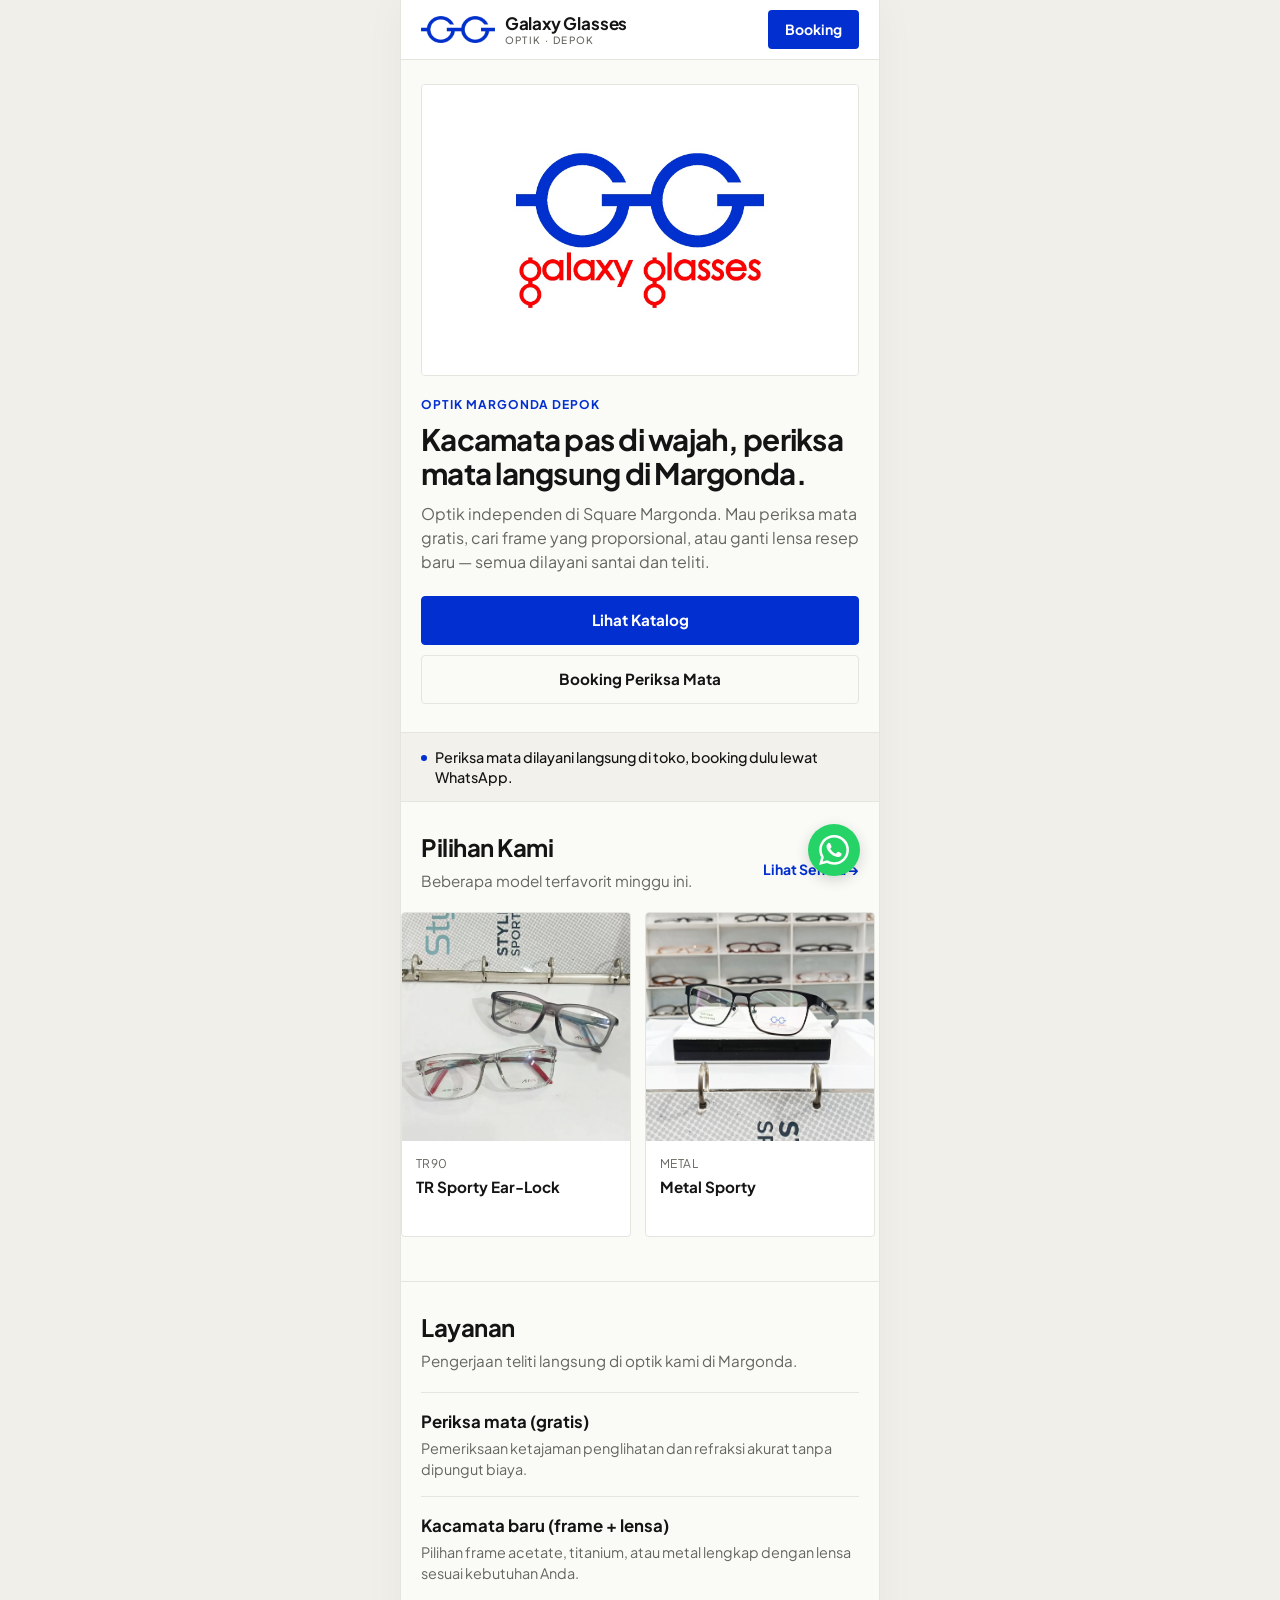
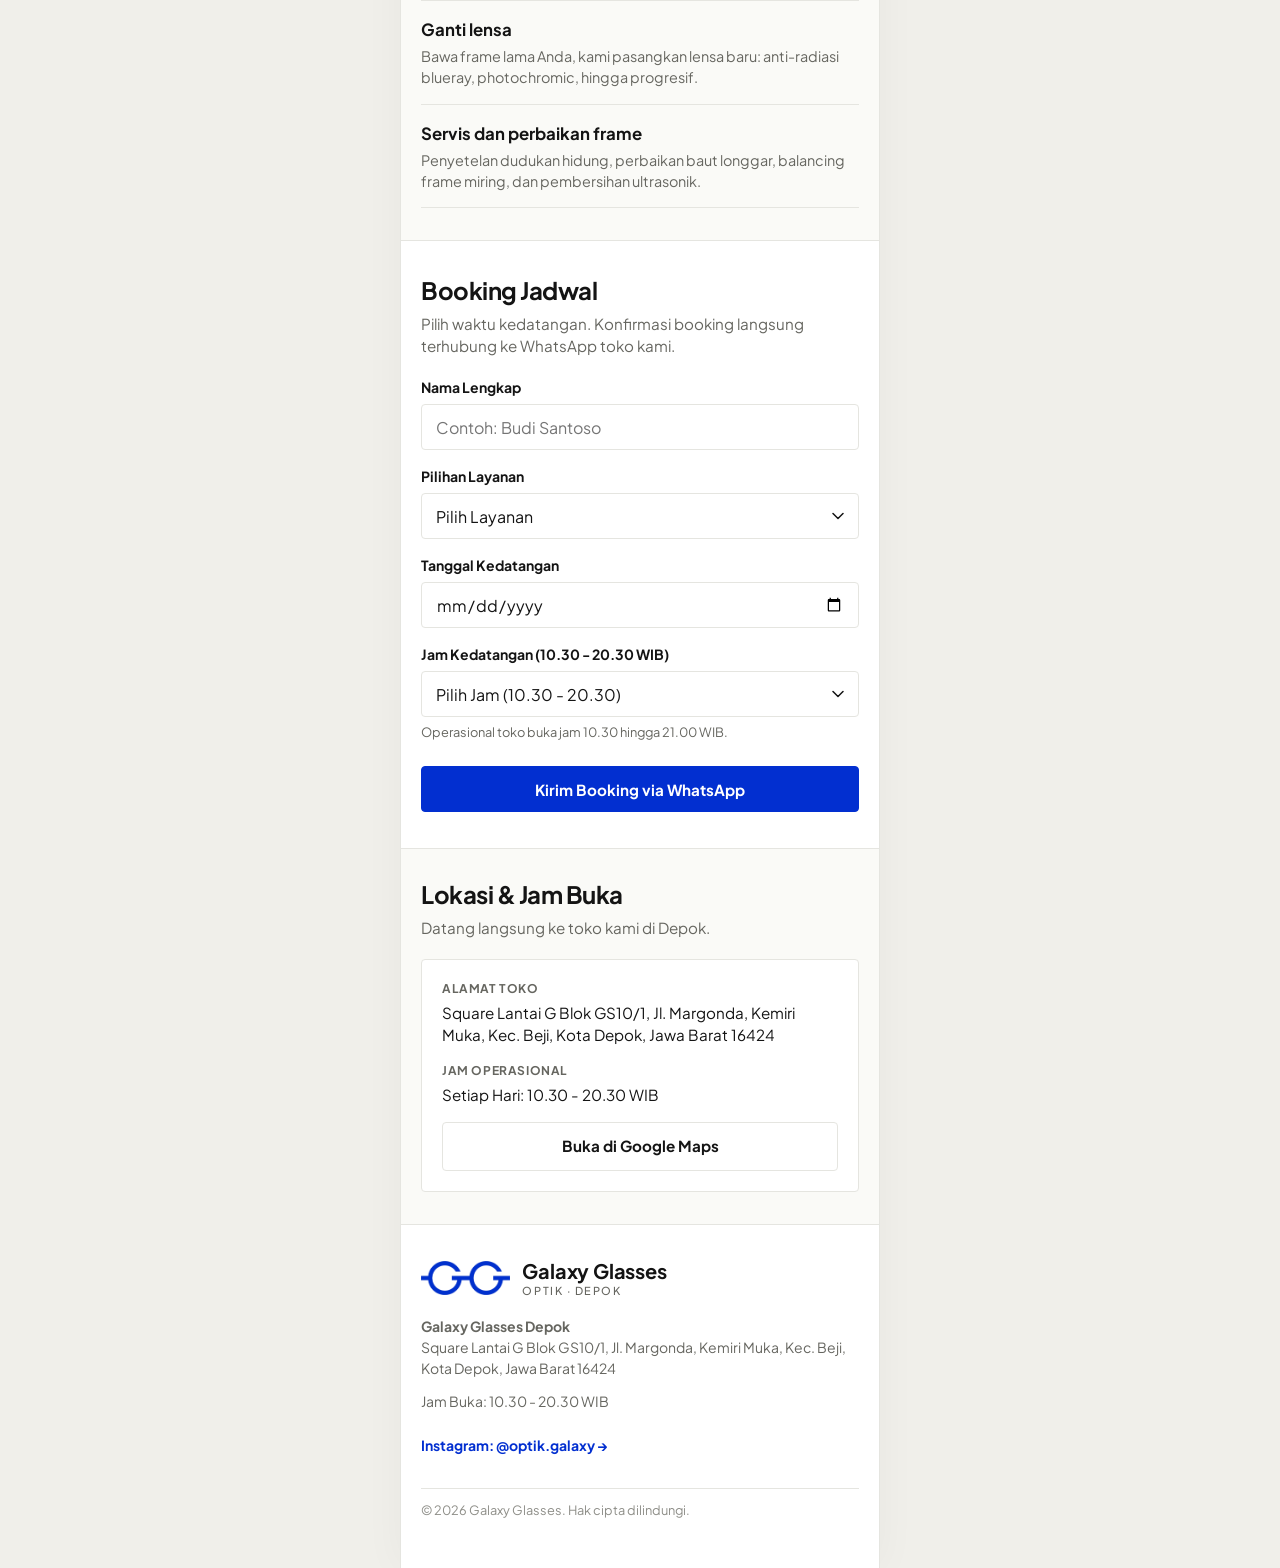
<file: index.html>
<!DOCTYPE html>
<html lang="id">

<head>
  <meta charset="UTF-8">
  <meta name="viewport" content="width=device-width, initial-scale=1.0">
  <title>Galaxy Glasses — Optik & Periksa Mata di Margonda Depok</title>
  <meta name="description"
    content="Optik independen Galaxy Glasses di Jl. Margonda Depok. Melayani periksa mata langsung di toko, kacamata baru, ganti lensa, dan servis frame.">
  <meta name="theme-color" content="#FFFFFF">

  <!-- Open Graph -->
  <meta property="og:title" content="Galaxy Glasses — Optik & Periksa Mata Depok">
  <meta property="og:description" content="Kacamata pas di wajah, periksa mata langsung di Margonda Depok.">
  <meta property="og:image" content="img/galaxyglasseslogo.jpg">
  <meta property="og:type" content="website">

  <!-- Google Fonts: Plus Jakarta Sans (500 & 700 only) -->
  <link rel="preconnect" href="https://fonts.googleapis.com">
  <link rel="preconnect" href="https://fonts.gstatic.com" crossorigin>
  <link href="https://fonts.googleapis.com/css2?family=Plus+Jakarta+Sans:wght@500;700&display=swap" rel="stylesheet">

  <link rel="stylesheet" href="style.css">
</head>

<body>

  <div class="page-container">

    <!-- 1. Slim Header -->
    <header class="site-header">
      <a href="index.html" class="brand-lockup" aria-label="Galaxy Glasses, beranda">
        <img src="img/logo-mark.png" alt="" class="brand-logo-mark" width="74" height="28">
        <span class="brand-text">
          <span class="brand-name">Galaxy Glasses</span>
          <span class="brand-tagline">Optik · Depok</span>
        </span>
      </a>
      <a href="#booking" class="btn btn-header">Booking</a>
    </header>

    <main>
      <!-- 2. Hero Section -->
      <section class="hero-section">
        <div class="hero-image-wrap">
          <img src="img/galaxyglasseslogo.jpg" alt="Koleksi kacamata Galaxy Glasses Margonda Depok" class="hero-image"
            width="780" height="520" fetchpriority="high">
        </div>
        <div class="hero-content">
          <span class="hero-tag">Optik Margonda Depok</span>
          <h1 class="hero-title">Kacamata pas di wajah, periksa mata langsung di Margonda.</h1>
          <p class="hero-subtitle">Optik independen di Square Margonda. Mau periksa mata gratis, cari frame yang
            proporsional, atau ganti lensa resep baru — semua dilayani santai dan teliti.</p>
          <div class="hero-actions">
            <a href="katalog.html" class="btn btn-primary btn-block">Lihat Katalog</a>
            <a href="#booking" class="btn btn-secondary btn-block">Booking Periksa Mata</a>
          </div>
        </div>
      </section>

      <!-- 3. Info Strip (One Line) -->
      <div class="info-strip">
        <div class="info-strip-inner">
          <span class="info-strip-dot" aria-hidden="true"></span>
          <span>Periksa mata dilayani langsung di toko, booking dulu lewat WhatsApp.</span>
        </div>
      </div>

      <!-- 4. Pilihan Kami (Horizontal Scroll-Snap Row of 6 Products) -->
      <section class="featured-section">
        <div class="featured-header">
          <div>
            <h2 class="section-title">Pilihan Kami</h2>
            <p class="section-desc" style="margin-bottom: 0;">Beberapa model terfavorit minggu ini.</p>
          </div>
          <a href="katalog.html" class="link-all">
            Lihat Semua &rarr;
          </a>
        </div>

        <div id="featured-products-row" class="scroll-row" aria-label="Daftar produk pilihan">
          <!-- Populated dynamically by app.js from products.json -->
        </div>
      </section>

      <!-- 5. Layanan Section (Plain List, No Icon Cards) -->
      <section class="services-section">
        <h2 class="section-title">Layanan</h2>
        <p class="section-desc">Pengerjaan teliti langsung di optik kami di Margonda.</p>

        <ul class="services-list">
          <li class="service-item">
            <span class="service-title">Periksa mata (gratis)</span>
            <span class="service-desc">Pemeriksaan ketajaman penglihatan dan refraksi akurat tanpa dipungut
              biaya.</span>
          </li>
          <li class="service-item">
            <span class="service-title">Kacamata baru (frame + lensa)</span>
            <span class="service-desc">Pilihan frame acetate, titanium, atau metal lengkap dengan lensa sesuai kebutuhan
              Anda.</span>
          </li>
          <li class="service-item">
            <span class="service-title">Ganti lensa</span>
            <span class="service-desc">Bawa frame lama Anda, kami pasangkan lensa baru: anti-radiasi blueray,
              photochromic, hingga progresif.</span>
          </li>
          <li class="service-item">
            <span class="service-title">Servis dan perbaikan frame</span>
            <span class="service-desc">Penyetelan dudukan hidung, perbaikan baut longgar, balancing frame miring, dan
              pembersihan ultrasonik.</span>
          </li>
        </ul>
      </section>

      <!-- 6. Booking Form -->
      <section id="booking" class="booking-section">
        <h2 class="section-title">Booking Jadwal</h2>
        <p class="section-desc">Pilih waktu kedatangan. Konfirmasi booking langsung terhubung ke WhatsApp toko kami.</p>

        <form id="booking-form" class="booking-form">
          <div class="form-group">
            <label for="booking-nama" class="form-label">Nama Lengkap</label>
            <input type="text" id="booking-nama" class="form-input" placeholder="Contoh: Budi Santoso" required
              autocomplete="name">
          </div>

          <div class="form-group">
            <label for="booking-layanan" class="form-label">Pilihan Layanan</label>
            <select id="booking-layanan" class="form-select" required>
              <option value="" disabled selected>Pilih Layanan</option>
              <option value="Periksa Mata Gratis">Periksa Mata (Gratis)</option>
              <option value="Kacamata Baru">Kacamata Baru (frame + lensa)</option>
              <option value="Ganti Lensa">Ganti Lensa</option>
              <option value="Servis Frame">Servis dan Perbaikan Frame</option>
            </select>
          </div>

          <div class="form-group">
            <label for="booking-tanggal" class="form-label">Tanggal Kedatangan</label>
            <input type="date" id="booking-tanggal" class="form-input" required>
          </div>

          <div class="form-group">
            <label for="booking-jam" class="form-label">Jam Kedatangan (10.30 - 20.30 WIB)</label>
            <select id="booking-jam" class="form-select" required>
              <option value="" disabled selected>Pilih Jam (10.30 - 20.30)</option>
            </select>
            <span class="form-helper">Operasional toko buka jam 10.30 hingga 21.00 WIB.</span>
          </div>

          <button type="submit" class="btn btn-primary btn-block" style="margin-top: 8px;">
            Kirim Booking via WhatsApp
          </button>
        </form>
      </section>

      <!-- 7. Lokasi Section (Direct Info, No embedded map iframe) -->
      <section class="location-section">
        <h2 class="section-title">Lokasi & Jam Buka</h2>
        <p class="section-desc">Datang langsung ke toko kami di Depok.</p>

        <div class="location-card">
          <div class="location-item">
            <span class="location-label">Alamat Toko</span>
            <p class="location-val">Square Lantai G Blok GS10/1, Jl. Margonda, Kemiri Muka, Kec. Beji, Kota Depok, Jawa
              Barat 16424</p>
          </div>

          <div class="location-item">
            <span class="location-label">Jam Operasional</span>
            <p class="location-val">Setiap Hari: 10.30 - 20.30 WIB</p>
          </div>

          <a href="https://maps.app.goo.gl/G4BiwqJNv8MxzhSi8" target="_blank" rel="noopener noreferrer"
            class="btn btn-secondary btn-block">
            Buka di Google Maps
          </a>
        </div>
      </section>
    </main>

    <!-- 8. Footer -->
    <footer class="site-footer">
      <a href="index.html" class="brand-lockup brand-lockup--footer" aria-label="Galaxy Glasses, beranda">
        <img src="img/logo-mark.png" alt="" class="brand-logo-mark" width="90" height="34" loading="lazy">
        <span class="brand-text">
          <span class="brand-name">Galaxy Glasses</span>
          <span class="brand-tagline">Optik · Depok</span>
        </span>
      </a>

      <div class="footer-info">
        <p><strong>Galaxy Glasses Depok</strong><br>
          Square Lantai G Blok GS10/1, Jl. Margonda, Kemiri Muka, Kec. Beji, Kota Depok, Jawa Barat 16424</p>
        <p>Jam Buka: 10.30 - 20.30 WIB</p>
        <div>
          <a href="https://www.instagram.com/optik.galaxy" target="_blank" rel="noopener noreferrer"
            class="footer-link">
            Instagram: @optik.galaxy &rarr;
          </a>
        </div>
      </div>

      <div class="footer-copy">
        &copy; 2026 Galaxy Glasses. Hak cipta dilindungi.
      </div>
    </footer>

    <!-- Floating WhatsApp Button (On every page) -->
    <a href="https://wa.me/6285100488801?text=Halo%20Galaxy%20Glasses%2C%20saya%20ingin%20bertanya%20tentang%20kacamata%20%26%20periksa%20mata."
      class="floating-wa" target="_blank" rel="noopener noreferrer" aria-label="Chat WhatsApp Galaxy Glasses">
      <svg viewBox="0 0 24 24" width="30" height="30" fill="#FFFFFF" aria-hidden="true">
        <path d="M17.472 14.382c-.297-.149-1.758-.867-2.03-.967-.273-.099-.471-.148-.67.15-.197.297-.767.966-.94 1.164-.173.199-.347.223-.644.075-.297-.15-1.255-.463-2.39-1.475-.883-.788-1.48-1.761-1.653-2.059-.173-.297-.018-.458.13-.606.134-.133.298-.347.446-.52.149-.174.198-.298.298-.497.099-.198.05-.371-.025-.52-.075-.149-.669-1.612-.916-2.207-.242-.579-.487-.5-.669-.51-.173-.008-.371-.01-.57-.01-.198 0-.52.074-.792.372-.272.297-1.04 1.016-1.04 2.479 0 1.462 1.065 2.875 1.213 3.074.149.198 2.096 3.2 5.077 4.487.709.306 1.262.489 1.694.625.712.227 1.36.195 1.871.118.571-.085 1.758-.719 2.006-1.413.248-.694.248-1.289.173-1.413-.074-.124-.272-.198-.57-.347m-5.421 7.403h-.004a9.87 9.87 0 01-5.031-1.378l-.361-.214-3.741.982.998-3.648-.235-.374a9.86 9.86 0 01-1.51-5.26c.001-5.45 4.436-9.884 9.888-9.884 2.64 0 5.122 1.03 6.988 2.898a9.825 9.825 0 012.893 6.994c-.003 5.45-4.437 9.884-9.885 9.884m8.413-18.297A11.815 11.815 0 0012.05 0C5.495 0 .16 5.335.157 11.892c0 2.096.547 4.142 1.588 5.945L.057 24l6.305-1.654a11.882 11.882 0 005.683 1.448h.005c6.554 0 11.89-5.335 11.893-11.893a11.821 11.821 0 00-3.48-8.413Z"/>
      </svg>
    </a>

  </div>

  <script src="app.js"></script>
</body>

</html>
</file>
<file: style.css>
/* ==========================================================================
   Galaxy Glasses - Mobile-First Minimalist Editorial CSS
   Palette:
     --bg: #FAFAF7 (off-white)
     --surface: #FFFFFF (header, cards)
     --text-main: #141414 (near-black)
     --text-muted: #666660
     --accent-blue: #022FD0 (brand blue)
     --accent-red: #E8001C (tiny accent badges)
     --border: #E5E5E0
   Typography: Plus Jakarta Sans (500, 700)
   ========================================================================== */

:root {
  --bg: #FAFAF7;
  --surface: #FFFFFF;
  --text-main: #141414;
  --text-muted: #666660;
  --accent-blue: #022FD0;
  --accent-blue-hover: #0124A0;
  --accent-red: #E8001C;
  --border: #E5E5E0;
  --border-focus: #141414;
  --radius: 4px;
  --font-family: 'Plus Jakarta Sans', -apple-system, BlinkMacSystemFont, "Segoe UI", Roboto, sans-serif;
  --desktop-max-w: 480px;
}

*,
*::before,
*::after {
  box-sizing: border-box;
  margin: 0;
  padding: 0;
}

html {
  font-size: 16px;
  scroll-behavior: smooth;
  -webkit-text-size-adjust: 100%;
}

body {
  font-family: var(--font-family);
  font-size: 16px;
  line-height: 1.5;
  color: var(--text-main);
  background-color: #F0EFEA;
  min-height: 100vh;
  overflow-x: hidden;
  -webkit-font-smoothing: antialiased;
  -moz-osx-font-smoothing: grayscale;
}

/* Base Link & Button Resets */
a {
  color: inherit;
  text-decoration: none;
}

button,
input,
select,
textarea {
  font-family: inherit;
  font-size: inherit;
  color: inherit;
}

/* Center Column Container for Desktop (Mobile-first 390px) */
.page-container {
  max-width: var(--desktop-max-w);
  margin: 0 auto;
  background-color: var(--bg);
  min-height: 100vh;
  display: flex;
  flex-direction: column;
  position: relative;
  box-shadow: 0 0 40px rgba(0, 0, 0, 0.04);
  border-left: 1px solid var(--border);
  border-right: 1px solid var(--border);
}

@media (max-width: 480px) {
  .page-container {
    border-left: none;
    border-right: none;
    box-shadow: none;
  }
}

/* Common Section Container Padding */
.section-padding {
  padding: 32px 20px;
}

.section-title {
  font-size: 1.5rem;
  font-weight: 700;
  line-height: 1.15;
  letter-spacing: -0.02em;
  color: var(--text-main);
  margin-bottom: 8px;
}

.section-desc {
  font-size: 0.95rem;
  color: var(--text-muted);
  line-height: 1.45;
  margin-bottom: 20px;
}

/* ==========================================================================
   Header (Slim, White background, 60px height)
   ========================================================================== */
.site-header {
  position: sticky;
  top: 0;
  z-index: 50;
  background-color: var(--surface);
  border-bottom: 1px solid var(--border);
  height: 60px;
  display: flex;
  align-items: center;
  justify-content: space-between;
  padding: 0 20px;
  gap: 12px;
}

@media (max-width: 375px) {
  .site-header {
    padding: 0 16px;
  }
}

/* ==========================================================================
   Brand Lockup (Monogram + Refined Editorial Typography)
   ========================================================================== */
.brand-lockup {
  display: inline-flex;
  align-items: center;
  gap: 10px;
  text-decoration: none;
  flex-shrink: 0;
  user-select: none;
  -webkit-tap-highlight-color: transparent;
}

.brand-logo-mark {
  height: 28px;
  width: auto;
  display: block;
  flex-shrink: 0;
  object-fit: contain;
}

.brand-text {
  display: flex;
  flex-direction: column;
  justify-content: center;
  line-height: 1;
}

.brand-name {
  font-family: var(--font-family);
  font-size: 17px;
  font-weight: 700;
  letter-spacing: -0.01em;
  color: #141414;
  line-height: 1;
  white-space: nowrap;
}

.brand-tagline {
  font-family: var(--font-family);
  font-size: 10px;
  font-weight: 500;
  text-transform: uppercase;
  letter-spacing: 0.14em;
  color: #666660;
  line-height: 1;
  margin-top: 3px;
  white-space: nowrap;
}

/* Footer Lockup (mark 34px, wordmark 20px) */
.brand-lockup--footer {
  gap: 12px;
  align-self: flex-start;
}

.brand-lockup--footer .brand-logo-mark {
  height: 34px;
}

.brand-lockup--footer .brand-name {
  font-size: 20px;
}

.brand-lockup--footer .brand-tagline {
  font-size: 11px;
  margin-top: 4px;
}

.header-logo-link {
  display: inline-flex;
  align-items: center;
  height: 32px;
}

.header-logo {
  height: 32px;
  width: auto;
  display: block;
}

/* ==========================================================================
   Buttons & Interactive Elements (44px min touch target, pressed micro-motion)
   ========================================================================== */
.btn {
  display: inline-flex;
  align-items: center;
  justify-content: center;
  font-weight: 700;
  font-size: 0.95rem;
  padding: 12px 20px;
  min-height: 46px;
  border-radius: var(--radius);
  cursor: pointer;
  transition: transform 0.1s ease, background-color 0.15s ease, border-color 0.15s ease, color 0.15s ease;
  text-align: center;
  border: 1px solid transparent;
  user-select: none;
  -webkit-tap-highlight-color: transparent;
}

.btn:active {
  transform: scale(0.98);
}

.btn-primary {
  background-color: var(--accent-blue);
  color: #FFFFFF;
  border-color: var(--accent-blue);
}

.btn-primary:hover {
  background-color: var(--accent-blue-hover);
  border-color: var(--accent-blue-hover);
}

.btn-secondary {
  background-color: transparent;
  color: var(--text-main);
  border-color: var(--border);
}

.btn-secondary:hover {
  border-color: var(--text-main);
  background-color: rgba(20, 20, 20, 0.02);
}

.btn-header {
  min-height: 38px;
  padding: 8px 16px;
  font-size: 0.875rem;
  font-weight: 700;
  border-radius: var(--radius);
  background-color: var(--accent-blue);
  color: #FFFFFF;
}

.btn-block {
  width: 100%;
}

/* ==========================================================================
   Hero Section (Editorial, One photo, Confidence, Tight line-height)
   ========================================================================== */
.hero-section {
  padding: 24px 20px 28px;
  background-color: var(--bg);
}

.hero-image-wrap {
  width: 100%;
  aspect-ratio: 3 / 2;
  border-radius: var(--radius);
  overflow: hidden;
  border: 1px solid var(--border);
  background-color: #EFEFEA;
  margin-bottom: 20px;
}

.hero-image {
  width: 100%;
  height: 100%;
  display: block;
  aspect-ratio: 3 / 2;
  object-fit: cover;
  object-position: center;
}

.hero-content {
  display: flex;
  flex-direction: column;
}

.hero-tag {
  font-size: 0.75rem;
  font-weight: 700;
  letter-spacing: 0.08em;
  text-transform: uppercase;
  color: var(--accent-blue);
  margin-bottom: 8px;
}

.hero-title {
  font-size: 1.85rem;
  font-weight: 700;
  line-height: 1.15;
  letter-spacing: -0.025em;
  color: var(--text-main);
  margin-bottom: 12px;
}

.hero-subtitle {
  font-size: 1rem;
  line-height: 1.5;
  color: var(--text-muted);
  margin-bottom: 22px;
}

.hero-actions {
  display: flex;
  flex-direction: column;
  gap: 10px;
}

/* ==========================================================================
   Info Strip (One line, authentic local notice)
   ========================================================================== */
.info-strip {
  background-color: #F2F1EC;
  border-top: 1px solid var(--border);
  border-bottom: 1px solid var(--border);
  padding: 14px 20px;
  font-size: 0.9rem;
  font-weight: 500;
  line-height: 1.4;
  color: var(--text-main);
  text-align: left;
}

.info-strip-inner {
  display: flex;
  align-items: flex-start;
  gap: 8px;
}

.info-strip-dot {
  width: 6px;
  height: 6px;
  border-radius: 50%;
  background-color: var(--accent-blue);
  margin-top: 8px;
  flex-shrink: 0;
}

/* ==========================================================================
   Pilihan Kami (Horizontal Scroll-Snap Row of 6 products)
   ========================================================================== */
.featured-section {
  padding: 32px 0 28px;
  border-bottom: 1px solid var(--border);
}

.featured-header {
  padding: 0 20px;
  display: flex;
  align-items: flex-end;
  justify-content: space-between;
  margin-bottom: 16px;
}

.link-all {
  font-size: 0.875rem;
  font-weight: 700;
  color: var(--accent-blue);
  display: inline-flex;
  align-items: center;
  gap: 4px;
  padding: 6px 0;
  min-height: 44px;
}

.scroll-row {
  display: flex;
  gap: 14px;
  overflow-x: auto;
  scroll-snap-type: x mandatory;
  -webkit-overflow-scrolling: touch;
  padding: 4px 20px 16px;
  align-items: stretch;
  scrollbar-width: none;
  /* Firefox */
}

.scroll-row::-webkit-scrollbar {
  display: none;
  /* Safari & Chrome */
}

.snap-card {
  flex: 0 0 230px;
  scroll-snap-align: start;
  background-color: var(--surface);
  border: 1px solid var(--border);
  border-radius: var(--radius);
  overflow: hidden;
  display: flex;
  flex-direction: column;
  height: auto;
  transition: opacity 0.3s ease, transform 0.2s ease;
}

.snap-card-image-wrap {
  width: 100%;
  aspect-ratio: 1 / 1;
  background-color: #F8F8F5;
  position: relative;
  overflow: hidden;
  flex-shrink: 0;
}

.snap-card-image {
  width: 100%;
  height: 100%;
  aspect-ratio: 1 / 1;
  object-fit: cover;
  object-position: center;
  display: block;
}

.snap-card-body {
  padding: 14px;
  display: flex;
  flex-direction: column;
  flex-grow: 1;
}

.snap-card-category {
  font-size: 0.75rem;
  color: var(--text-muted);
  text-transform: uppercase;
  letter-spacing: 0.04em;
  margin-bottom: 4px;
}

.snap-card-name {
  font-size: 0.95rem;
  font-weight: 700;
  color: var(--text-main);
  line-height: 1.3;
  margin-bottom: 6px;
  min-height: 2.6em;
  display: -webkit-box;
  -webkit-line-clamp: 2;
  -webkit-box-orient: vertical;
  overflow: hidden;
}

/* ==========================================================================
   Layanan Section (5 plain items, NO icon cards)
   ========================================================================== */
.services-section {
  padding: 32px 20px;
  border-bottom: 1px solid var(--border);
}

.services-list {
  list-style: none;
  display: flex;
  flex-direction: column;
  border-top: 1px solid var(--border);
}

.service-item {
  padding: 16px 0;
  border-bottom: 1px solid var(--border);
  display: flex;
  flex-direction: column;
  gap: 4px;
}

.service-title {
  font-size: 1.05rem;
  font-weight: 700;
  color: var(--text-main);
}

.service-desc {
  font-size: 0.9rem;
  color: var(--text-muted);
  line-height: 1.45;
}

/* ==========================================================================
   Booking Form (Name, Service, Date, Time between 10.30 and 20.30)
   ========================================================================== */
.booking-section {
  padding: 36px 20px;
  background-color: var(--surface);
  border-bottom: 1px solid var(--border);
}

.booking-form {
  display: flex;
  flex-direction: column;
  gap: 16px;
}

.form-group {
  display: flex;
  flex-direction: column;
  gap: 6px;
}

.form-label {
  font-size: 0.875rem;
  font-weight: 700;
  color: var(--text-main);
}

.form-input,
.form-select {
  width: 100%;
  min-height: 46px;
  padding: 10px 14px;
  background-color: #FFFFFF;
  border: 1px solid var(--border);
  border-radius: var(--radius);
  font-size: 1rem;
  color: var(--text-main);
  outline: none;
  transition: border-color 0.15s ease;
  appearance: none;
  -webkit-appearance: none;
}

.form-select {
  background-image: url("data:image/svg+xml,%3Csvg width='12' height='8' viewBox='0 0 12 8' fill='none' xmlns='http://www.w3.org/2000/svg'%3E%3Cpath d='M1 1.5L6 6.5L11 1.5' stroke='%23141414' stroke-width='1.5' stroke-linecap='round' stroke-linejoin='round'/%3E%3C/svg%3E");
  background-repeat: no-repeat;
  background-position: right 14px center;
  padding-right: 36px;
}

.form-input:focus,
.form-select:focus {
  border-color: var(--accent-blue);
}

.form-helper {
  font-size: 0.8rem;
  color: var(--text-muted);
}

/* ==========================================================================
   Lokasi Section (Direct, No embedded iframe)
   ========================================================================== */
.location-section {
  padding: 32px 20px;
  border-bottom: 1px solid var(--border);
}

.location-card {
  background-color: var(--surface);
  border: 1px solid var(--border);
  border-radius: var(--radius);
  padding: 20px;
  display: flex;
  flex-direction: column;
  gap: 16px;
}

.location-item {
  display: flex;
  flex-direction: column;
  gap: 4px;
}

.location-label {
  font-size: 0.75rem;
  font-weight: 700;
  text-transform: uppercase;
  letter-spacing: 0.05em;
  color: var(--text-muted);
}

.location-val {
  font-size: 0.95rem;
  color: var(--text-main);
  line-height: 1.45;
}

/* ==========================================================================
   Footer (Logo at 32px, Address, Hours, Instagram)
   ========================================================================== */
.site-footer {
  padding: 36px 20px 48px;
  background-color: var(--surface);
  display: flex;
  flex-direction: column;
  gap: 20px;
}

.footer-logo {
  height: 32px;
  width: auto;
  align-self: flex-start;
}

.footer-info {
  display: flex;
  flex-direction: column;
  gap: 12px;
  font-size: 0.875rem;
  color: var(--text-muted);
  line-height: 1.5;
}

.footer-link {
  color: var(--accent-blue);
  font-weight: 700;
  display: inline-flex;
  align-items: center;
  min-height: 44px;
}

.footer-copy {
  font-size: 0.8rem;
  color: #8E8E88;
  padding-top: 12px;
  border-top: 1px solid var(--border);
}

/* ==========================================================================
   Floating WhatsApp Button (Bottom right, Every page, 44px+ touch)
   ========================================================================== */
.floating-wa {
  position: fixed;
  bottom: 24px;
  right: 24px;
  z-index: 100;
  width: 52px;
  height: 52px;
  border-radius: 50%;
  background-color: #25D366;
  color: #FFFFFF;
  display: flex;
  align-items: center;
  justify-content: center;
  box-shadow: 0 4px 14px rgba(0, 0, 0, 0.16);
  transition: transform 0.15s ease, background-color 0.15s ease;
  -webkit-tap-highlight-color: transparent;
}

.floating-wa:hover {
  background-color: #20BA5A;
}

.floating-wa:active {
  transform: scale(0.92);
}

.floating-wa svg {
  width: 30px;
  height: 30px;
  fill: #FFFFFF;
  display: block;
}

/* On desktop, keep floating button within or aligned to the viewport gracefully */
@media (min-width: 540px) {
  .floating-wa {
    right: calc(50% - 240px + 20px);
  }
}

/* ==========================================================================
   Katalog Page Specifics
   ========================================================================== */
.catalog-header-bar {
  padding: 24px 20px 16px;
}

.filter-section {
  padding: 0 20px 20px;
  display: flex;
  flex-direction: column;
  gap: 12px;
}

.filter-group-label {
  font-size: 0.75rem;
  font-weight: 700;
  text-transform: uppercase;
  letter-spacing: 0.05em;
  color: var(--text-muted);
  margin-bottom: 6px;
}

.chip-row {
  display: flex;
  gap: 8px;
  overflow-x: auto;
  padding-bottom: 4px;
  scrollbar-width: none;
  -webkit-overflow-scrolling: touch;
}

.chip-row::-webkit-scrollbar {
  display: none;
}

.filter-chip {
  min-height: 44px;
  padding: 8px 16px;
  border-radius: var(--radius);
  border: 1px solid var(--border);
  background-color: var(--surface);
  font-size: 0.875rem;
  font-weight: 500;
  color: var(--text-main);
  cursor: pointer;
  white-space: nowrap;
  display: inline-flex;
  align-items: center;
  justify-content: center;
  user-select: none;
  transition: all 0.15s ease;
}

.filter-chip:active {
  transform: scale(0.97);
}

.filter-chip.active {
  background-color: var(--accent-blue);
  color: #FFFFFF;
  border-color: var(--accent-blue);
  font-weight: 700;
}

/* 2-Column Product Grid */
.product-grid {
  display: grid;
  grid-template-columns: repeat(2, 1fr);
  align-items: stretch;
  gap: 12px;
  padding: 0 20px 36px;
}

.product-card {
  background-color: var(--surface);
  border: 1px solid var(--border);
  border-radius: var(--radius);
  overflow: hidden;
  display: flex;
  flex-direction: column;
  height: 100%;
}

.product-card-thumb {
  width: 100%;
  aspect-ratio: 1 / 1;
  background-color: #F8F8F5;
  position: relative;
  overflow: hidden;
  flex-shrink: 0;
}

.product-card-thumb img {
  width: 100%;
  height: 100%;
  aspect-ratio: 1 / 1;
  object-fit: cover;
  object-position: center;
  display: block;
}

.badge-new {
  position: absolute;
  top: 8px;
  left: 8px;
  background-color: var(--accent-red);
  color: #FFFFFF;
  font-size: 0.65rem;
  font-weight: 700;
  text-transform: uppercase;
  padding: 3px 6px;
  border-radius: 2px;
  letter-spacing: 0.04em;
}

.product-card-content {
  padding: 12px;
  display: flex;
  flex-direction: column;
  flex-grow: 1;
}

.product-card-category {
  font-size: 0.7rem;
  text-transform: uppercase;
  letter-spacing: 0.04em;
  color: var(--text-muted);
  margin-bottom: 2px;
}

.product-card-title {
  font-size: 0.875rem;
  font-weight: 700;
  color: var(--text-main);
  line-height: 1.3;
  margin-bottom: 6px;
  min-height: 2.6em;
  display: -webkit-box;
  -webkit-line-clamp: 2;
  -webkit-box-orient: vertical;
  overflow: hidden;
}

.btn-card-wa {
  margin-top: auto;
  min-height: 44px;
  padding: 8px 10px;
  font-size: 0.8rem;
  font-weight: 700;
  background-color: transparent;
  color: var(--accent-blue);
  border: 1px solid var(--accent-blue);
  border-radius: var(--radius);
  width: 100%;
}

.btn-card-wa:hover {
  background-color: var(--accent-blue);
  color: #FFFFFF;
}

/* Empty Catalog State */
.catalog-empty {
  padding: 40px 20px;
  text-align: center;
  grid-column: 1 / -1;
  color: var(--text-muted);
}

/* Tag (Sporty / Kids) di pojok foto */
.badge-tag {
  position: absolute;
  top: 8px;
  left: 8px;
  background-color: var(--accent-blue);
  color: #FFFFFF;
  font-size: 0.65rem;
  font-weight: 700;
  text-transform: uppercase;
  padding: 3px 6px;
  border-radius: 2px;
  letter-spacing: 0.04em;
}

/* Foto belum tersedia */
.img-missing {
  position: absolute;
  inset: 0;
  display: flex;
  align-items: center;
  justify-content: center;
  text-align: center;
  color: #A8A8A2;
  font-size: 0.75rem;
}

.product-card-title {
  margin-bottom: 12px;
}
</file>
